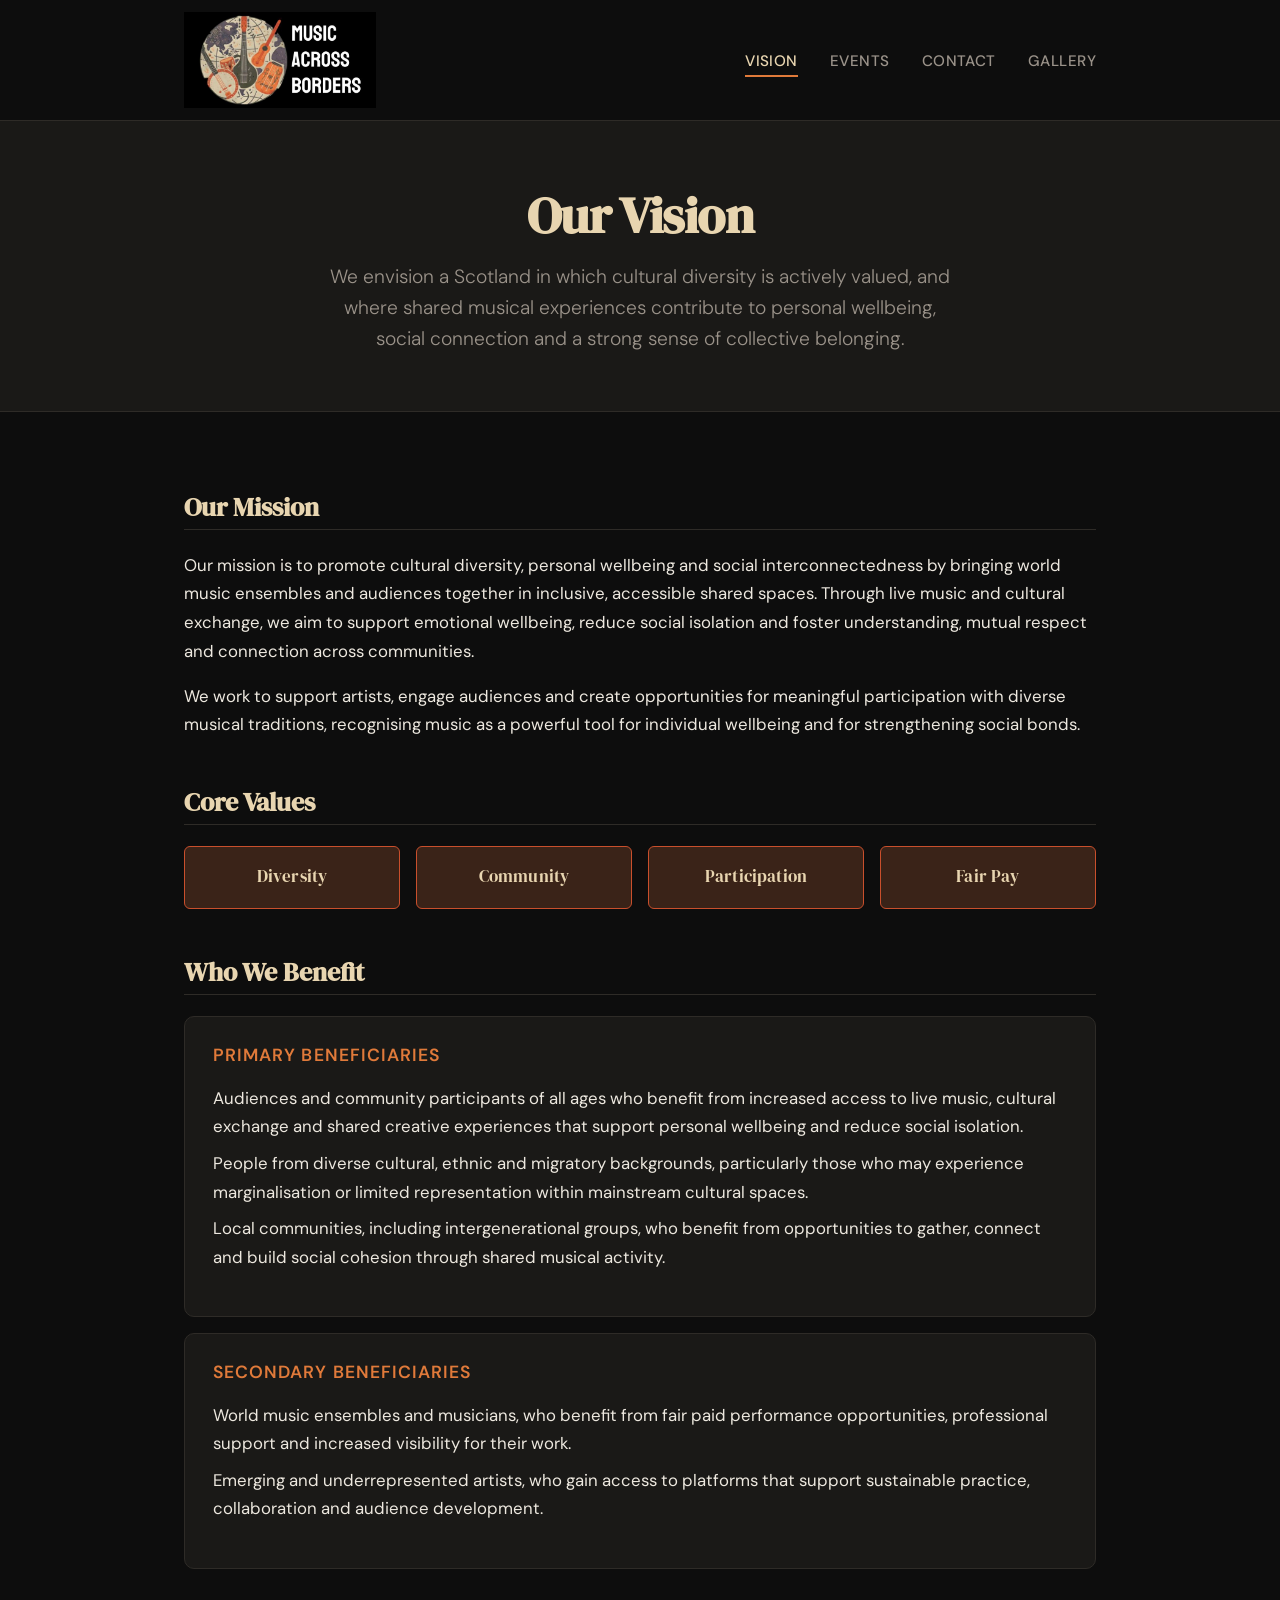
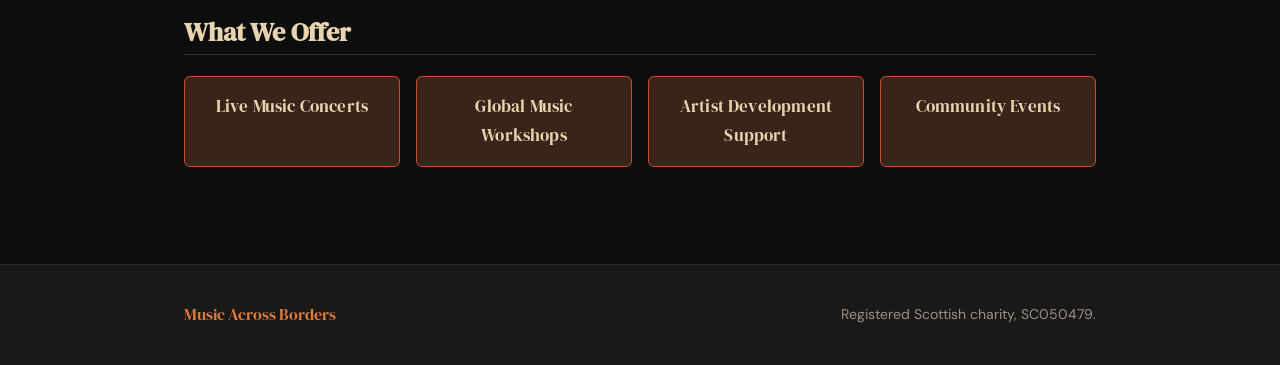
<file: index.html>
<!doctype html>
<html lang="en-GB" class="has-hero">
<head>
  <meta charset="utf-8">
  <meta name="viewport" content="width=device-width, initial-scale=1">
  <title>Vision | Music Across Borders</title>
  <meta name="description" content="Promoting cultural diversity, personal wellbeing and social connection through shared world music.">
  <link rel="stylesheet" href="styles.css">
</head>
<body>
  <a class="skip-link" href="#main">Skip to content</a>

  <header class="site-header">
    <div class="inner">
      <a href="index.html" aria-label="Music Across Borders — home">
        <img class="site-logo" src="images/gallery/logo-black.jpeg" alt="Music Across Borders">
      </a>
      <nav class="site-nav" aria-label="Main">
        <ul>
          <li><a href="index.html" aria-current="page">Vision</a></li>
          <li><a href="events.html">Events</a></li>
          <li><a href="contact.html">Contact</a></li>
          <li><a href="gallery.html">Gallery</a></li>
        </ul>
      </nav>
    </div>
  </header>

  <div class="hero">
    <h1>Our Vision</h1>
    <p class="lead">We envision a Scotland in which cultural diversity is actively valued, and where shared musical experiences contribute to personal wellbeing, social connection and a strong sense of collective belonging.</p>
  </div>

  <main id="main">
    <h2>Our Mission</h2>
    <p>Our mission is to promote cultural diversity, personal wellbeing and social interconnectedness by bringing world music ensembles and audiences together in inclusive, accessible shared spaces. Through live music and cultural exchange, we aim to support emotional wellbeing, reduce social isolation and foster understanding, mutual respect and connection across communities.</p>
    <p>We work to support artists, engage audiences and create opportunities for meaningful participation with diverse musical traditions, recognising music as a powerful tool for individual wellbeing and for strengthening social bonds.</p>

    <h2>Core Values</h2>
    <ul class="values">
      <li>Diversity</li>
      <li>Community</li>
      <li>Participation</li>
      <li>Fair Pay</li>
    </ul>

    <h2>Who We Benefit</h2>
    <div class="card">
      <h3>Primary beneficiaries</h3>
      <ul>
        <li>Audiences and community participants of all ages who benefit from increased access to live music, cultural exchange and shared creative experiences that support personal wellbeing and reduce social isolation.</li>
        <li>People from diverse cultural, ethnic and migratory backgrounds, particularly those who may experience marginalisation or limited representation within mainstream cultural spaces.</li>
        <li>Local communities, including intergenerational groups, who benefit from opportunities to gather, connect and build social cohesion through shared musical activity.</li>
      </ul>
    </div>
    <div class="card">
      <h3>Secondary beneficiaries</h3>
      <ul>
        <li>World music ensembles and musicians, who benefit from fair paid performance opportunities, professional support and increased visibility for their work.</li>
        <li>Emerging and underrepresented artists, who gain access to platforms that support sustainable practice, collaboration and audience development.</li>
      </ul>
    </div>

    <h2>What We Offer</h2>
    <ul class="values">
      <li>Live Music Concerts</li>
      <li>Global Music Workshops</li>
      <li>Artist Development Support</li>
      <li>Community Events</li>
    </ul>
  </main>

  <footer class="site-footer">
    <div class="inner">
      <span class="footer-accent">Music Across Borders</span>
      <p>Registered Scottish charity, SC050479.</p>
    </div>
  </footer>
</body>
</html>
</file>
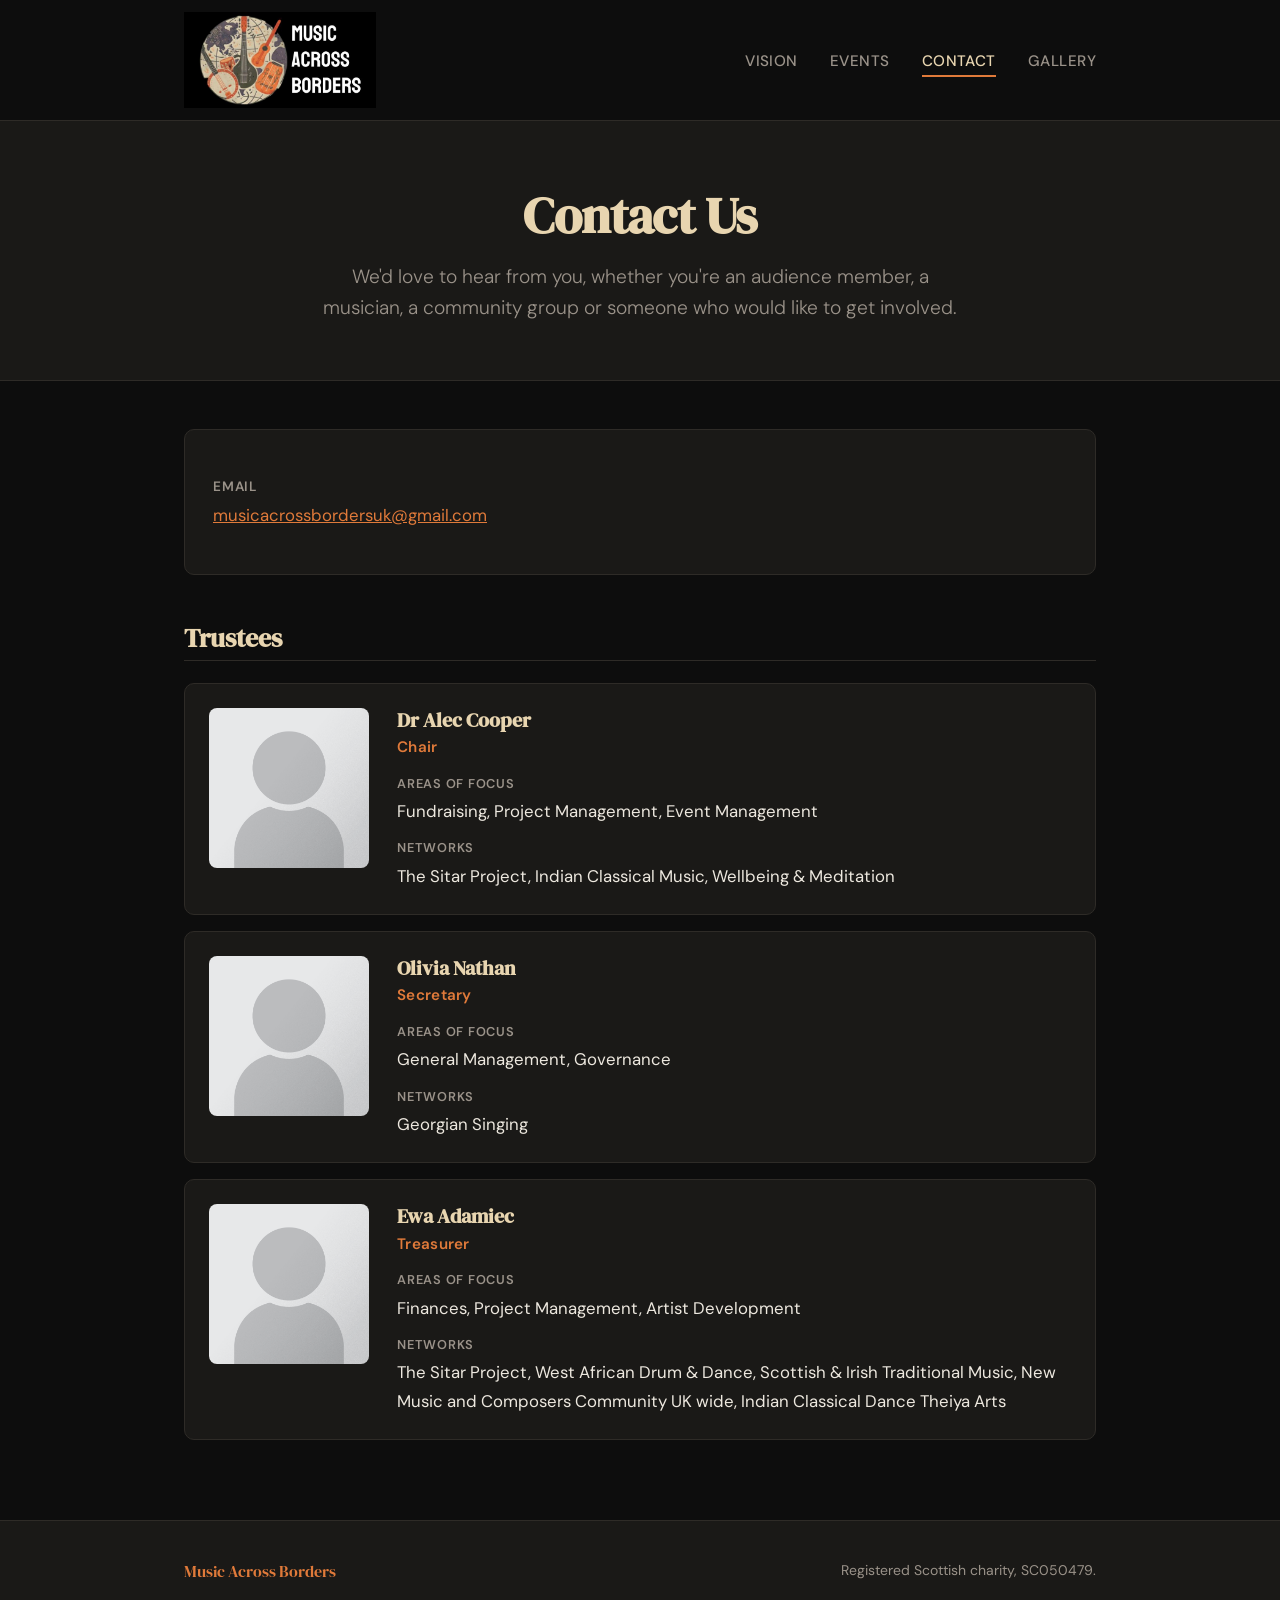
<file: contact.html>
<!doctype html>
<html lang="en-GB" class="has-hero">
<head>
  <meta charset="utf-8">
  <meta name="viewport" content="width=device-width, initial-scale=1">
  <title>Contact | Music Across Borders</title>
  <meta name="description" content="How to get in touch with Music Across Borders.">
  <link rel="stylesheet" href="styles.css">
</head>
<body>
  <a class="skip-link" href="#main">Skip to content</a>

  <header class="site-header">
    <div class="inner">
      <a href="index.html" aria-label="Music Across Borders — home">
        <img class="site-logo" src="images/gallery/logo-black.jpeg" alt="Music Across Borders">
      </a>
      <nav class="site-nav" aria-label="Main">
        <ul>
          <li><a href="index.html">Vision</a></li>
          <li><a href="events.html">Events</a></li>
          <li><a href="contact.html" aria-current="page">Contact</a></li>
          <li><a href="gallery.html">Gallery</a></li>
        </ul>
      </nav>
    </div>
  </header>

  <div class="hero">
    <h1>Contact Us</h1>
    <p class="lead">We'd love to hear from you, whether you're an audience member, a musician, a community group or someone who would like to get involved.</p>
  </div>

  <main id="main">
    <div class="card">
      <dl class="contact-details">
        <dt>Email</dt>
        <dd><a href="mailto:musicacrossbordersuk@gmail.com">musicacrossbordersuk@gmail.com</a></dd>
      </dl>
    </div>

    <h2>Trustees</h2>

    <!-- To use a real photo: put it in images/trustees/ and change the src below.
         Square or 4:3 portraits crop best. -->
    <article class="trustee">
      <img src="images/members/placeholder.png" alt="Portrait of Dr Alec Cooper" loading="lazy">
      <div class="trustee-info">
        <h3>Dr Alec Cooper</h3>
        <p class="trustee-role">Chair</p>
        <dl>
          <dt>Areas of focus</dt>
          <dd>Fundraising, Project Management, Event Management</dd>
          <dt>Networks</dt>
          <dd>The Sitar Project, Indian Classical Music, Wellbeing &amp; Meditation</dd>
        </dl>
      </div>
    </article>

    <article class="trustee">
      <img src="images/members/placeholder.png" alt="Portrait of Olivia Nathan" loading="lazy">
      <div class="trustee-info">
        <h3>Olivia Nathan</h3>
        <p class="trustee-role">Secretary</p>
        <dl>
          <dt>Areas of focus</dt>
          <dd>General Management, Governance</dd>
          <dt>Networks</dt>
          <dd>Georgian Singing</dd>
        </dl>
      </div>
    </article>

    <article class="trustee">
      <img src="images/members/placeholder.png" alt="Portrait of Ewa Adamiec" loading="lazy">
      <div class="trustee-info">
        <h3>Ewa Adamiec</h3>
        <p class="trustee-role">Treasurer</p>
        <dl>
          <dt>Areas of focus</dt>
          <dd>Finances, Project Management, Artist Development</dd>
          <dt>Networks</dt>
          <dd>The Sitar Project, West African Drum &amp; Dance, Scottish &amp; Irish Traditional Music, New Music and Composers Community UK wide, Indian Classical Dance Theiya Arts</dd>
        </dl>
      </div>
    </article>
  </main>

  <footer class="site-footer">
    <div class="inner">
      <span class="footer-accent">Music Across Borders</span>
      <p>Registered Scottish charity, SC050479.</p>
    </div>
  </footer>
</body>
</html>
</file>
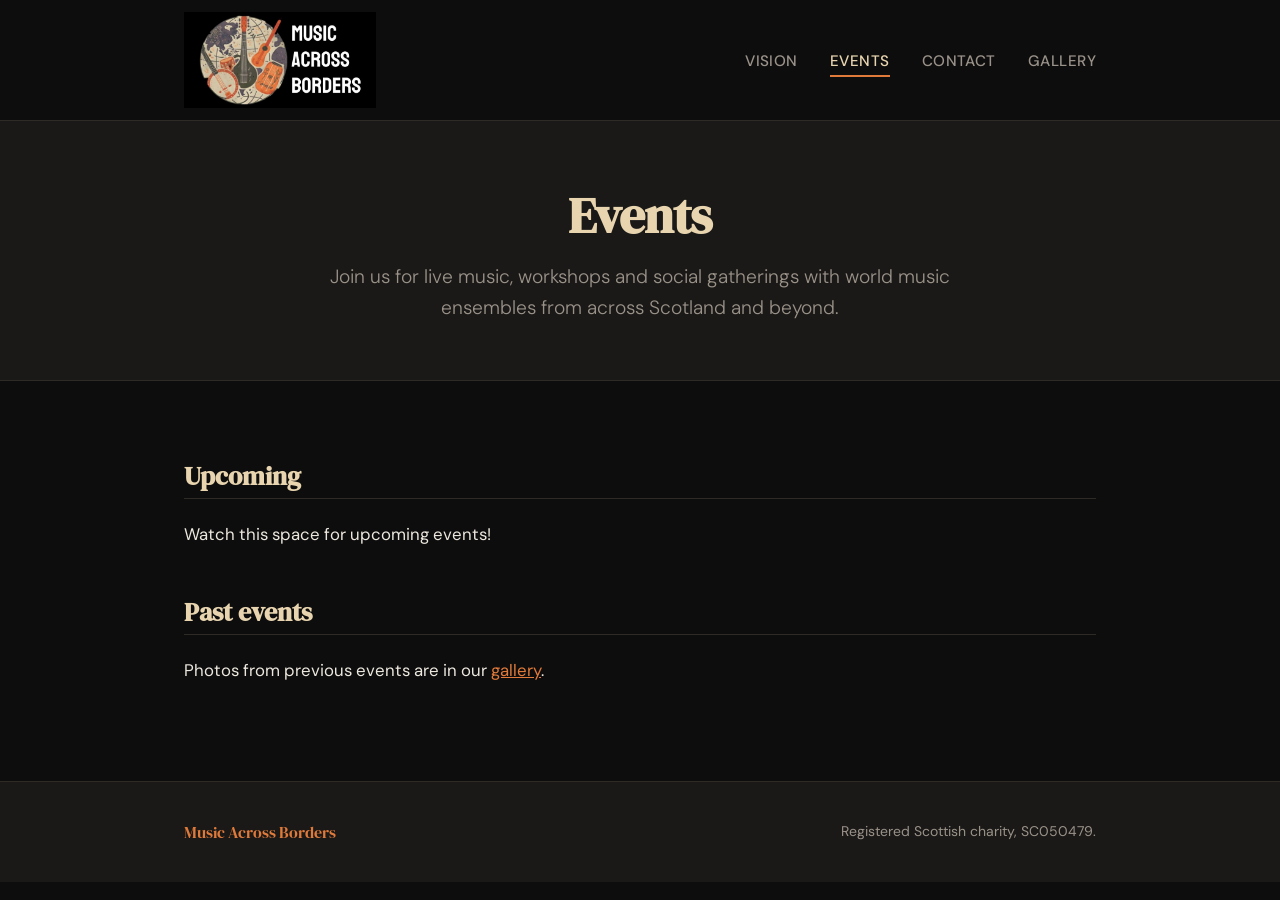
<file: events.html>
<!doctype html>
<html lang="en-GB" class="has-hero">
<head>
  <meta charset="utf-8">
  <meta name="viewport" content="width=device-width, initial-scale=1">
  <title>Events | Music Across Borders</title>
  <meta name="description" content="Upcoming live music events, workshops and social events from Music Across Borders.">
  <link rel="stylesheet" href="styles.css">
</head>
<body>
  <a class="skip-link" href="#main">Skip to content</a>

  <header class="site-header">
    <div class="inner">
      <a href="index.html" aria-label="Music Across Borders — home">
        <img class="site-logo" src="images/gallery/logo-black.jpeg" alt="Music Across Borders">
      </a>
      <nav class="site-nav" aria-label="Main">
        <ul>
          <li><a href="index.html">Vision</a></li>
          <li><a href="events.html" aria-current="page">Events</a></li>
          <li><a href="contact.html">Contact</a></li>
          <li><a href="gallery.html">Gallery</a></li>
        </ul>
      </nav>
    </div>
  </header>

  <div class="hero">
    <h1>Events</h1>
    <p class="lead">Join us for live music, workshops and social gatherings with world music ensembles from across Scotland and beyond.</p>
  </div>

  <main id="main">
    <h2>Upcoming</h2>
    <p>Watch this space for upcoming events!</p>

    <!-- <article class="event">
      <div class="event-date">
        <time datetime="2027-01-01">[Date]</time>
      </div>
      <div class="event-info">
        <h3>[Event name]</h3>
        <p class="event-meta">[Time] &middot; [Venue, Town]</p>
        <p>[A short description of the event: who is performing, what to expect, and whether it is suitable for all ages.]</p>
        <p class="event-meta">[Free / £X / Pay what you can] &middot; <a href="mailto:musicacrossbordersuk@gmail.com">Contact us for details</a></p>
      </div>
    </article> -->

    <!-- <article class="event">
      <div class="event-date">
        <time datetime="2027-01-01">[Date]</time>
      </div>
      <div class="event-info">
        <h3>[Workshop name]</h3>
        <p class="event-meta">[Time] &middot; [Venue, Town]</p>
        <p>[A short description of the workshop and who it is for.]</p>
        <p class="event-meta">[Free / £X / Pay what you can] &middot; <a href="mailto:musicacrossbordersuk@gmail.com">Contact us for details</a></p>
      </div>
    </article> -->

    <!-- <article class="event">
      <div class="event-date">
        <time datetime="2027-01-01">[Date]</time>
      </div>
      <div class="event-info">
        <h3>[Social event name]</h3>
        <p class="event-meta">[Time] &middot; [Venue, Town]</p>
        <p>[A short description of the gathering.]</p>
        <p class="event-meta">[Free / £X / Pay what you can] &middot; <a href="mailto:musicacrossbordersuk@gmail.com">Contact us for details</a></p>
      </div>
    </article> -->

    <h2>Past events</h2>
    <p>Photos from previous events are in our <a href="gallery.html">gallery</a>.</p>
  </main>

  <footer class="site-footer">
    <div class="inner">
      <span class="footer-accent">Music Across Borders</span>
      <p>Registered Scottish charity, SC050479.</p>
    </div>
  </footer>
</body>
</html>
</file>
<file: styles.css>
@import url('https://fonts.googleapis.com/css2?family=DM+Sans:ital,opsz,wght@0,9..40,300;0,9..40,400;0,9..40,500;0,9..40,600;1,9..40,300&family=DM+Serif+Display:ital@0;1&display=swap');

:root {
  --colour-bg:            #0d0d0d;
  --colour-surface:       #1a1917;
  --colour-surface-2:     #232220;
  --colour-text:          #ede8df;
  --colour-muted:         #9a9289;
  --colour-accent:        #e07a3a;
  --colour-accent-dark:   #c94f2c;
  --colour-accent-light:  #3a2318;
  --colour-purple:        #5a4f6b;
  --colour-beige:         #e8d5b0;
  --colour-border:        #2e2b27;
  --max-width: 960px;
  --font-body:    'DM Sans', system-ui, sans-serif;
  --font-heading: 'DM Serif Display', Georgia, serif;
}

*,
*::before,
*::after {
  box-sizing: border-box;
}

body {
  margin: 0;
  font-family: var(--font-body);
  font-size: 1.05rem;
  line-height: 1.7;
  color: var(--colour-text);
  background: var(--colour-bg);
}

img {
  max-width: 100%;
  display: block;
}

a {
  color: var(--colour-accent);
  transition: color 0.2s ease;
}

a:hover {
  color: var(--colour-beige);
}

a:focus-visible,
button:focus-visible {
  outline: 2px solid var(--colour-accent);
  outline-offset: 3px;
}

h1,
h2,
h3 {
  font-family: var(--font-heading);
  line-height: 1.2;
  color: var(--colour-beige);
}

h1 {
  font-size: 2.6rem;
  margin-top: 0;
  letter-spacing: -0.01em;
}

h2 {
  font-size: 1.6rem;
  margin-top: 3rem;
  padding-bottom: 0.4rem;
  border-bottom: 1px solid var(--colour-border);
}

h3 {
  font-size: 1.2rem;
}

/* ── Skip link ───────────────────────────────────────────── */

.skip-link {
  position: absolute;
  left: -999px;
  top: 0;
  background: var(--colour-accent);
  color: #fff;
  padding: 0.5rem 1rem;
  z-index: 100;
}

.skip-link:focus {
  left: 1rem;
}

/* ── Header ──────────────────────────────────────────────── */

.site-header {
  background: var(--colour-bg);
  border-bottom: 1px solid var(--colour-border);
  position: sticky;
  top: 0;
  z-index: 50;
}

.site-header .inner {
  max-width: var(--max-width);
  margin: 0 auto;
  padding: 0.75rem 1.5rem;
  display: flex;
  flex-wrap: wrap;
  justify-content: space-between;
  align-items: center;
  gap: 1rem;
}

.site-logo {
  display: block;
  height: 96px;
  width: auto;
}

.site-nav ul {
  list-style: none;
  margin: 0;
  padding: 0;
  display: flex;
  gap: 2rem;
}

.site-nav a {
  color: var(--colour-muted);
  text-decoration: none;
  font-size: 0.95rem;
  font-weight: 500;
  letter-spacing: 0.03em;
  text-transform: uppercase;
  padding: 0.25rem 0;
  border-bottom: 2px solid transparent;
  transition: color 0.2s ease, border-color 0.2s ease;
}

.site-nav a:hover {
  color: var(--colour-beige);
  border-bottom-color: var(--colour-accent);
}

.site-nav a[aria-current="page"] {
  color: var(--colour-beige);
  border-bottom-color: var(--colour-accent);
}

/* ── Hero band (index page) ──────────────────────────────── */

.hero {
  background: var(--colour-surface);
  border-bottom: 1px solid var(--colour-border);
  padding: 4rem 1.5rem 3.5rem;
  text-align: center;
}

.hero h1 {
  font-size: 3.2rem;
  margin-bottom: 1rem;
  color: var(--colour-beige);
}

.hero .lead {
  max-width: 640px;
  margin: 0 auto;
  font-size: 1.2rem;
  color: var(--colour-muted);
  font-weight: 300;
}

/* ── Layout ──────────────────────────────────────────────── */

main {
  max-width: var(--max-width);
  margin: 0 auto;
  padding: 2.5rem 1.5rem 5rem;
}

/* When main has a hero sibling, reduce top padding */
.has-hero main {
  padding-top: 2rem;
}

.lead {
  font-size: 1.15rem;
  color: var(--colour-muted);
  font-weight: 300;
  line-height: 1.6;
}

/* ── Values / pill tiles ─────────────────────────────────── */

.values {
  display: grid;
  grid-template-columns: repeat(auto-fit, minmax(160px, 1fr));
  gap: 1rem;
  padding: 0;
  list-style: none;
  margin-top: 1.25rem;
}

.values li {
  background: var(--colour-accent-light);
  border: 1px solid var(--colour-accent-dark);
  color: var(--colour-beige);
  padding: 1rem 1.25rem;
  border-radius: 6px;
  text-align: center;
  font-family: var(--font-heading);
  font-size: 1.05rem;
  letter-spacing: 0.01em;
  transition: background 0.2s ease;
}

.values li:hover {
  background: #4a2c18;
}

/* ── Cards ───────────────────────────────────────────────── */

.card {
  background: var(--colour-surface);
  border: 1px solid var(--colour-border);
  border-radius: 10px;
  padding: 1.75rem;
  margin-top: 1rem;
}

.card h3 {
  margin-top: 0;
  color: var(--colour-accent);
  font-size: 1.1rem;
  text-transform: uppercase;
  letter-spacing: 0.06em;
  font-family: var(--font-body);
  font-weight: 600;
}

.card ul {
  padding-left: 0;
  list-style: none;
  color: var(--colour-text);
}

.card li + li {
  margin-top: 0.5rem;
}

/* ── Contact details ─────────────────────────────────────── */

.contact-details dt {
  font-weight: 600;
  color: var(--colour-muted);
  font-size: 0.85rem;
  text-transform: uppercase;
  letter-spacing: 0.06em;
  margin-top: 1rem;
}

.contact-details dd {
  margin: 0.2rem 0 0;
}

/* ── Events ──────────────────────────────────────────────── */

.event {
  display: grid;
  grid-template-columns: 130px 1fr;
  gap: 1.75rem;
  align-items: start;
  background: var(--colour-surface);
  border: 1px solid var(--colour-border);
  border-radius: 10px;
  padding: 1.5rem;
  margin-top: 1rem;
  transition: border-color 0.2s ease;
}

.event:hover {
  border-color: var(--colour-accent);
}

.event-date {
  background: var(--colour-accent-light);
  border: 1px solid var(--colour-accent-dark);
  color: var(--colour-accent);
  font-family: var(--font-heading);
  font-size: 1.1rem;
  font-weight: 700;
  text-align: center;
  padding: 1rem 0.5rem;
  border-radius: 6px;
}

.event h3 {
  margin: 0;
  font-size: 1.3rem;
  color: var(--colour-beige);
}

.event p {
  margin: 0.5rem 0 0;
}

.event-meta {
  color: var(--colour-muted);
  font-size: 0.95rem;
}

/* ── Trustees ────────────────────────────────────────────── */

.trustee {
  display: grid;
  grid-template-columns: 160px 1fr;
  gap: 1.75rem;
  align-items: start;
  background: var(--colour-surface);
  border: 1px solid var(--colour-border);
  border-radius: 10px;
  padding: 1.5rem;
  margin-top: 1rem;
  transition: border-color 0.2s ease;
}

.trustee:hover {
  border-color: var(--colour-accent);
}

.trustee img {
  width: 100%;
  aspect-ratio: 1 / 1;
  object-fit: cover;
  border-radius: 8px;
  filter: grayscale(20%);
}

.trustee h3 {
  margin: 0;
  font-size: 1.25rem;
  color: var(--colour-beige);
}

.trustee-role {
  margin: 0.2rem 0 0.75rem;
  color: var(--colour-accent);
  font-weight: 600;
  font-size: 0.95rem;
  letter-spacing: 0.02em;
}

.trustee dl {
  margin: 0;
}

.trustee dt {
  font-weight: 600;
  font-size: 0.8rem;
  text-transform: uppercase;
  letter-spacing: 0.06em;
  color: var(--colour-muted);
  margin-top: 0.75rem;
}

.trustee dd {
  margin: 0.15rem 0 0;
  color: var(--colour-text);
}

/* ── Gallery ─────────────────────────────────────────────── */

.gallery-grid {
  display: grid;
  grid-template-columns: repeat(auto-fill, minmax(240px, 1fr));
  gap: 0.75rem;
  max-height: 70vh;
  overflow-y: auto;
  padding: 0.25rem;
  margin-top: 1.5rem;
}

.gallery-grid button {
  padding: 0;
  border: 1px solid var(--colour-border);
  background: var(--colour-surface);
  cursor: zoom-in;
  border-radius: 8px;
  overflow: hidden;
  transition: border-color 0.2s ease;
}

.gallery-grid button:hover {
  border-color: var(--colour-accent);
}

.gallery-grid img {
  width: 100%;
  aspect-ratio: 4 / 3;
  object-fit: cover;
  transition: transform 0.3s ease, opacity 0.2s ease;
}

.gallery-grid button:hover img {
  transform: scale(1.04);
  opacity: 0.9;
}

.lightbox {
  border: 0;
  padding: 0;
  background: transparent;
  max-width: 95vw;
  max-height: 95vh;
}

.lightbox::backdrop {
  background: rgba(5, 4, 3, 0.92);
}

.lightbox img {
  max-width: 95vw;
  max-height: 85vh;
  margin: 0 auto;
  border-radius: 6px;
}

.lightbox figcaption {
  color: var(--colour-muted);
  text-align: center;
  padding: 0.6rem;
  font-size: 0.9rem;
}

.lightbox-close {
  position: absolute;
  top: 0.75rem;
  right: 0.75rem;
  background: var(--colour-surface-2);
  border: 1px solid var(--colour-border);
  color: var(--colour-text);
  border-radius: 50%;
  width: 2.5rem;
  height: 2.5rem;
  font-size: 1.3rem;
  line-height: 1;
  cursor: pointer;
  transition: background 0.2s ease;
}

.lightbox-close:hover {
  background: var(--colour-accent-dark);
}

/* ── Footer ──────────────────────────────────────────────── */

.site-footer {
  border-top: 1px solid var(--colour-border);
  color: var(--colour-muted);
  font-size: 0.875rem;
  background: var(--colour-surface);
}

.site-footer .inner {
  max-width: var(--max-width);
  margin: 0 auto;
  padding: 1.5rem;
  display: flex;
  flex-wrap: wrap;
  gap: 0.5rem;
  align-items: center;
  justify-content: space-between;
}

.footer-accent {
  color: var(--colour-accent);
  font-family: var(--font-heading);
  font-size: 1rem;
}

/* ── Responsive ──────────────────────────────────────────── */

@media (max-width: 600px) {
  h1 {
    font-size: 2rem;
  }

  .hero h1 {
    font-size: 2.4rem;
  }

  .site-nav ul {
    gap: 1.25rem;
  }

  .site-nav a {
    font-size: 0.85rem;
  }

  .event,
  .trustee {
    grid-template-columns: 1fr;
  }

  .trustee img {
    max-width: 180px;
  }
}
</file>
